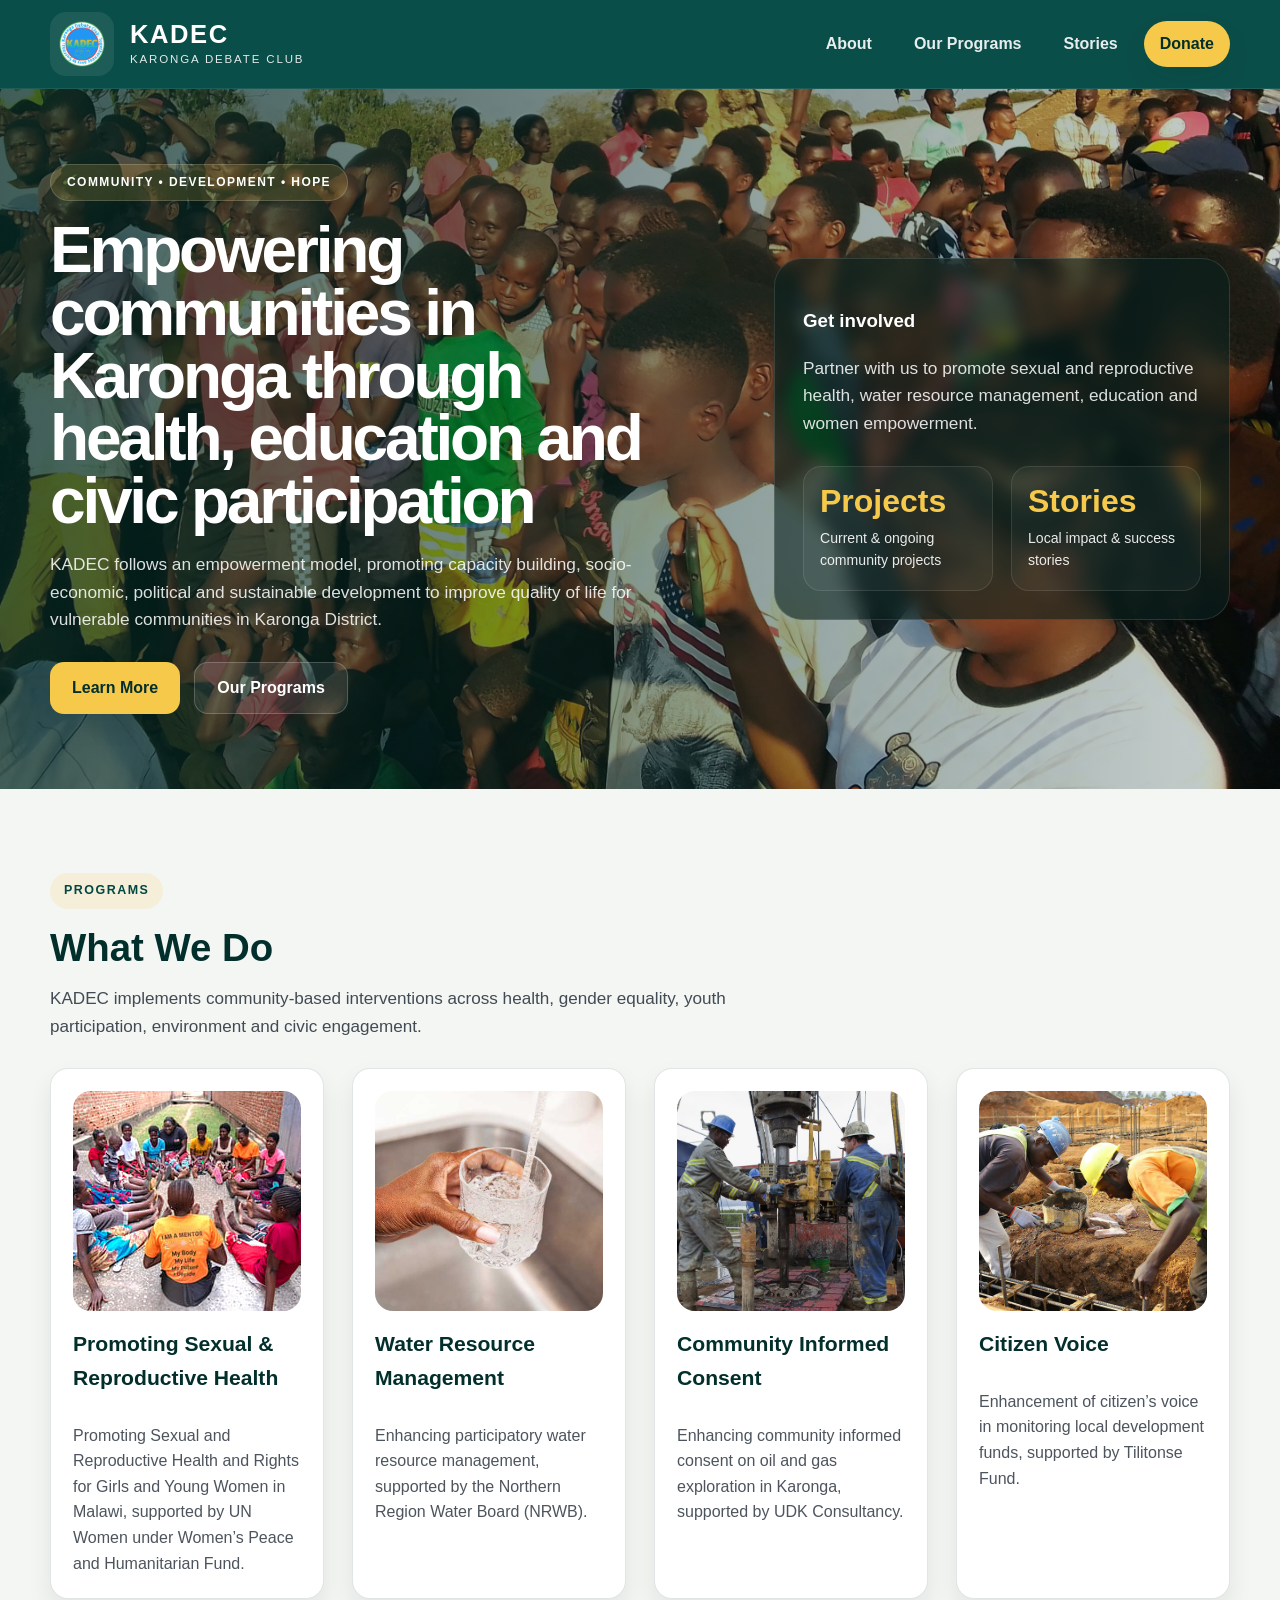
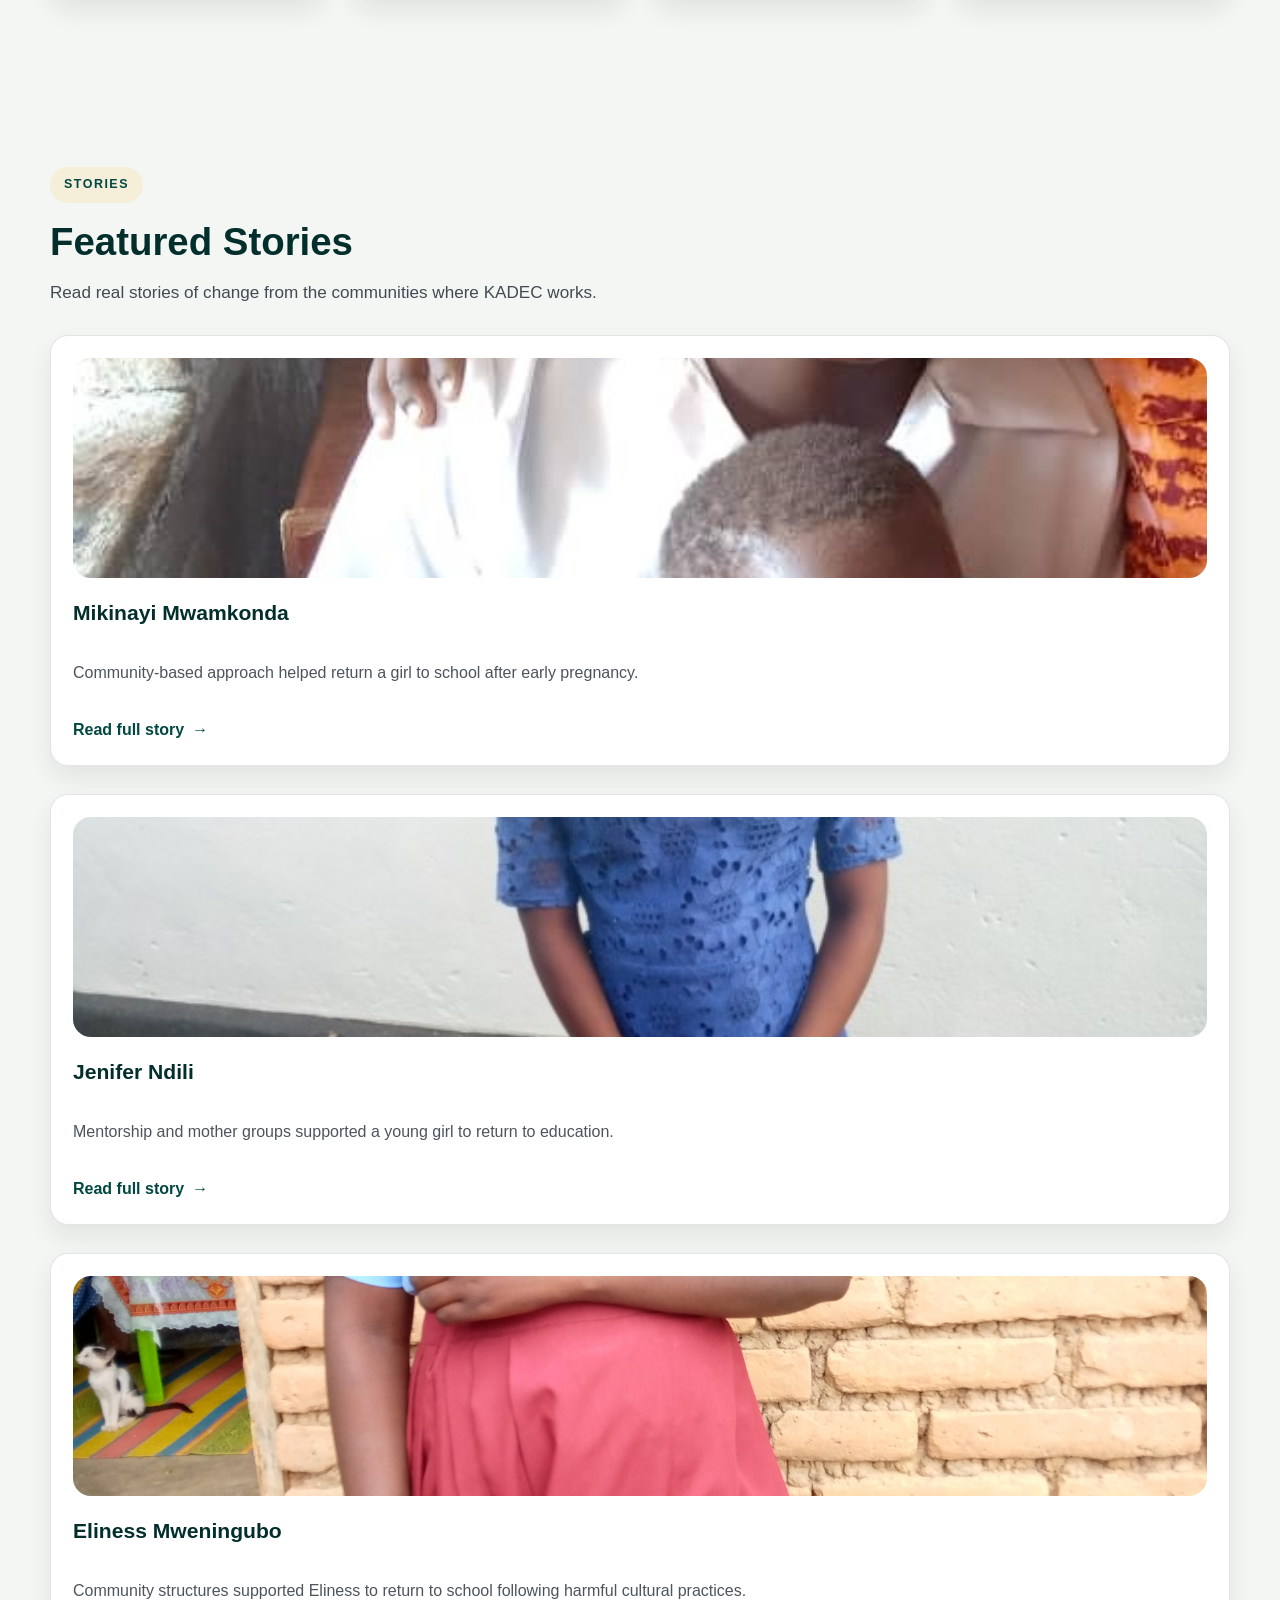
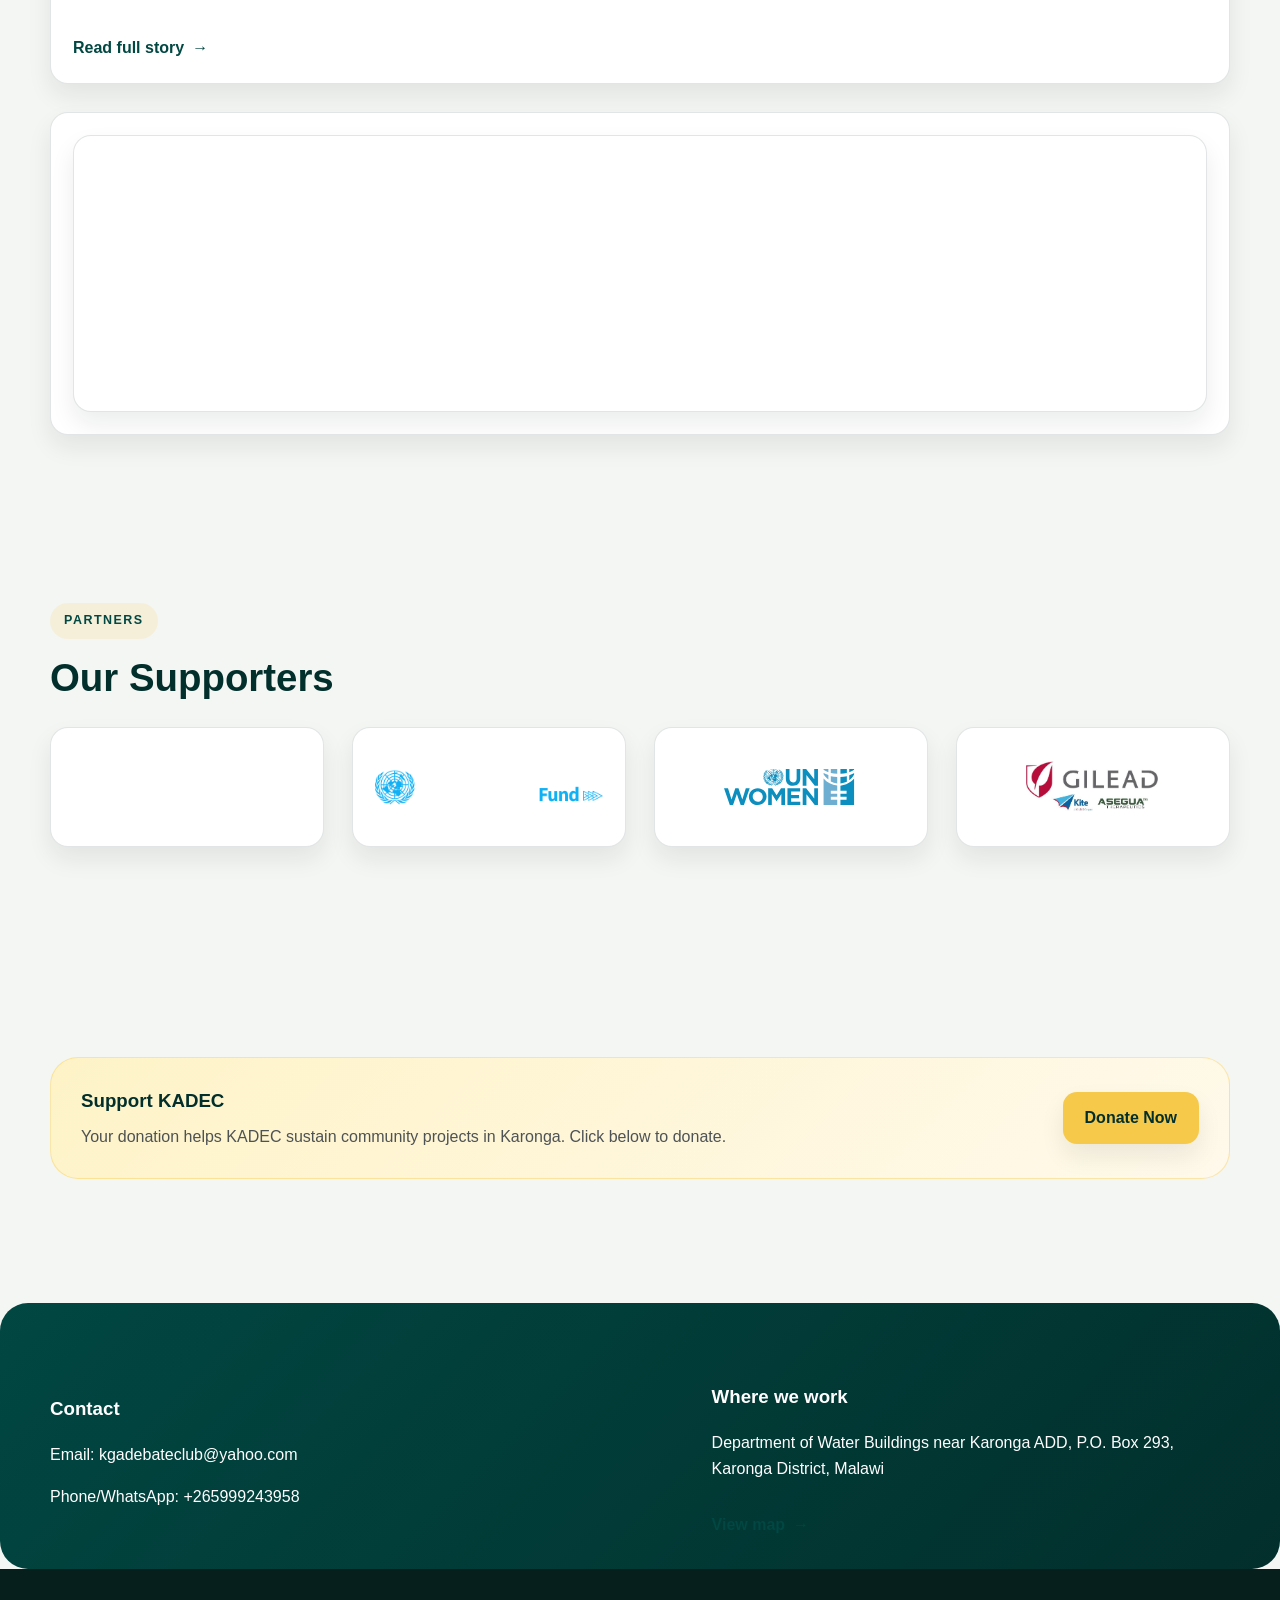
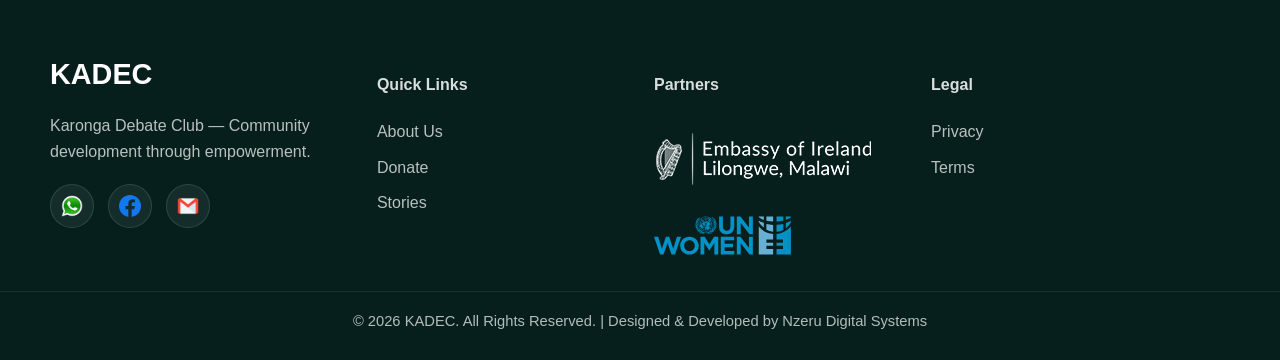
<file: index.html>
<!doctype html>
<html lang="en">
<head>
  <!-- Google tag (gtag.js) -->
  <script async src="https://www.googletagmanager.com/gtag/js?id=G-4NEK0TJ5LX"></script>
  <script>
    window.dataLayer = window.dataLayer || [];
    function gtag(){dataLayer.push(arguments);} 
    gtag('js', new Date());
    gtag('config', 'G-4NEK0TJ5LX');
  </script>
  <meta charset="utf-8">
  <meta name="viewport" content="width=device-width, initial-scale=1">
  <title>Karonga Debate Club (KADEC)</title>
  <link rel="icon" href="favicon.png" type="image/png">
  <link rel="stylesheet" href="styles.css">
  <script defer src="site.js"></script>
</head>
<body>

<header class="site-header">
  <div class="container">
    <a class="brand" href="index.html">
      <img src="images/logo.png" alt="KADEC logo" class="brand-mark">
      <div class="brand-copy"><h1>KADEC</h1><span>Karonga Debate Club</span></div>
    </a>

    <button class="nav-toggle" aria-expanded="false" aria-controls="main-navigation" aria-label="Open menu">
      <span class="hamburger"></span>
    </button>

    <nav id="main-navigation" class="main-nav" aria-label="Main">
      <a href="aboutus.html">About</a>
      <a href="#programs">Our Programs</a>
      <a href="#stories">Stories</a>
      <a href="DONATE.html" class="nav-cta">Donate</a>
    </nav>
  </div>
</header>

<section class="hero" aria-label="Hero">
  <div class="container">
    <div class="hero-copy">
      <span class="hero-kicker">Community • Development • Hope</span>
      <h2>Empowering communities in Karonga through health, education and civic participation</h2>
      <p class="lead">KADEC follows an empowerment model, promoting capacity building, socio-economic, political and sustainable development to improve quality of life for vulnerable communities in Karonga District.</p>
      <div class="button-row">
        <a class="button" href="aboutus.html">Learn More</a>
        <a class="button-secondary" href="#programs">Our Programs</a>
      </div>
    </div>

    <aside class="hero-panel">
      <h3>Get involved</h3>
      <p>Partner with us to promote sexual and reproductive health, water resource management, education and women empowerment.</p>
      <div class="panel-stat">
        <div class="metric"><strong>Projects</strong><span>Current &amp; ongoing community projects</span></div>
        <div class="metric"><strong>Stories</strong><span>Local impact &amp; success stories</span></div>
      </div>
    </aside>
  </div>
</section>

<section id="programs" class="section">
  <div class="container">
    <div class="section-label">Programs</div>
    <h2 class="section-heading">What We Do</h2>
    <p class="lead">KADEC implements community-based interventions across health, gender equality, youth participation, environment and civic engagement.</p>

    <div class="program-grid">
      <article class="program-card">
        <img src="images/HIV.jpg" alt="SRHR program">
        <h3>Promoting Sexual &amp; Reproductive Health</h3>
        <p>Promoting Sexual and Reproductive Health and Rights for Girls and Young Women in Malawi, supported by UN Women under Women’s Peace and Humanitarian Fund.</p>
      </article>

      <article class="program-card">
        <img src="images/water.jpg" alt="Water management">
        <h3>Water Resource Management</h3>
        <p>Enhancing participatory water resource management, supported by the Northern Region Water Board (NRWB).</p>
      </article>

      <article class="program-card">
        <img src="images/oil.jpg" alt="Community consent">
        <h3>Community Informed Consent</h3>
        <p>Enhancing community informed consent on oil and gas exploration in Karonga, supported by UDK Consultancy.</p>
      </article>

      <article class="program-card">
        <img src="images/tilitonse.jpg" alt="Tilitonse">
        <h3>Citizen Voice</h3>
        <p>Enhancement of citizen’s voice in monitoring local development funds, supported by Tilitonse Fund.</p>
      </article>
    </div>
  </div>
</section>

<section id="stories" class="section">
  <div class="container">
    <div class="section-label">Stories</div>
    <h2 class="section-heading">Featured Stories</h2>
    <p class="lead">Read real stories of change from the communities where KADEC works.</p>

    <div class="story-grid">
      <article class="story-card">
        <img src="images/mikinayi.jpg" alt="Mikinayi">
        <h3>Mikinayi Mwamkonda</h3>
        <p>Community-based approach helped return a girl to school after early pregnancy.</p>
        <a class="read-more" href="story01.html">Read full story</a>
      </article>

      <article class="story-card">
        <img src="images/jenifer.jpg" alt="Jenifer">
        <h3>Jenifer Ndili</h3>
        <p>Mentorship and mother groups supported a young girl to return to education.</p>
        <a class="read-more" href="story02.html">Read full story</a>
      </article>

      <article class="story-card">
        <img src="images/Eliness.jpg" alt="Eliness">
        <h3>Eliness Mweningubo</h3>
        <p>Community structures supported Eliness to return to school following harmful cultural practices.</p>
        <a class="read-more" href="story03.html">Read full story</a>
      </article>

      <article class="story-card">
        <div class="media-card">
          <iframe src="https://www.youtube.com/embed/EqrdvFOLRhU" title="Community Mobilization video" allowfullscreen></iframe>
        </div>
      </article>
    </div>
  </div>
</section>

<section class="section">
  <div class="container">
    <div class="section-label">Partners</div>
    <h2 class="section-heading">Our Supporters</h2>
    <div class="partner-grid">
      <div class="partner-card"><img src="images/ireland.png" alt="Ireland"></div>
      <div class="partner-card"><img src="images/women-peace.png" alt="UN Women"></div>
      <div class="partner-card"><img src="images/un.svg" alt="UN"></div>
      <div class="partner-card"><img src="images/gilead.jpg" alt="Gilead"></div>
    </div>
  </div>
</section>

<section class="section">
  <div class="container">
    <div class="support-band">
      <div>
        <h3>Support KADEC</h3>
        <p>Your donation helps KADEC sustain community projects in Karonga. Click below to donate.</p>
      </div>
      <div>
        <a class="button" href="DONATE.html">Donate Now</a>
      </div>
    </div>
  </div>
</section>

<section class="section contact-band">
  <div class="container contact-grid">
    <div>
      <h3>Contact</h3>
      <p>Email: kgadebateclub@yahoo.com</p>
      <p>Phone/WhatsApp: +265999243958</p>
    </div>
    <div>
      <h3>Where we work</h3>
      <p>Department of Water Buildings near Karonga ADD, P.O. Box 293, Karonga District, Malawi</p>
      <a class="read-more" href="#where">View map</a>
    </div>
  </div>
</section>

<footer class="site-footer">
  <div class="container footer-grid">
    <div class="footer-brand">
      <h3>KADEC</h3>
      <p>Karonga Debate Club — Community development through empowerment.</p>
      <div class="social-row">
        <a href="https://wa.me/+265999243958"><img src="images/whatsapp.png" alt="WhatsApp"></a>
        <a href="https://web.facebook.com/photo/?fbid=395678869419159&set=a.395678839419162&__tn__=%3C"><img src="images/facebook.png" alt="Facebook"></a>
        <a href="mailto:kgadebateclub@yahoo.com ?subject=Subject%20Here&body=Body%20Text%20Here"><img src="images/yahoo.png" alt="Email"></a>
      </div>
    </div>

    <div class="footer-col">
      <h4>Quick Links</h4>
      <ul>
        <li><a href="aboutus.html">About Us</a></li>
        <li><a href="DONATE.html">Donate</a></li>
        <li><a href="story01.html">Stories</a></li>
      </ul>
    </div>

    <div class="footer-col">
      <h4>Partners</h4>
      <ul>
        <li><img src="images/ireland.png" alt="Ireland"></li>
        <li><img src="images/un.svg" alt="UN"></li>
      </ul>
    </div>

    <div class="footer-col">
      <h4>Legal</h4>
      <ul>
        <li><a href="#">Privacy</a></li>
        <li><a href="#">Terms</a></li>
      </ul>
    </div>
  </div>
  <div class="copyline">&copy; 2026 KADEC. All Rights Reserved. | Designed &amp; Developed by <span class="dev-name">Nzeru Digital Systems</span></div></div>
</footer>

<!-- Modals preserved from original site -->
<div style="display:none">
  <div id="aboutModalContent">
    <!-- kept in separate page aboutus.html -->
  </div>
</div>

<script src="https://cdn.jsdelivr.net/npm/swiper@11/swiper-bundle.min.js"></script>
<script src="https://code.jquery.com/jquery-3.5.1.slim.min.js"></script>
<script src="https://cdn.jsdelivr.net/npm/bootstrap@4.5.2/dist/js/bootstrap.bundle.min.js"></script>
</body>
</html>
</file>
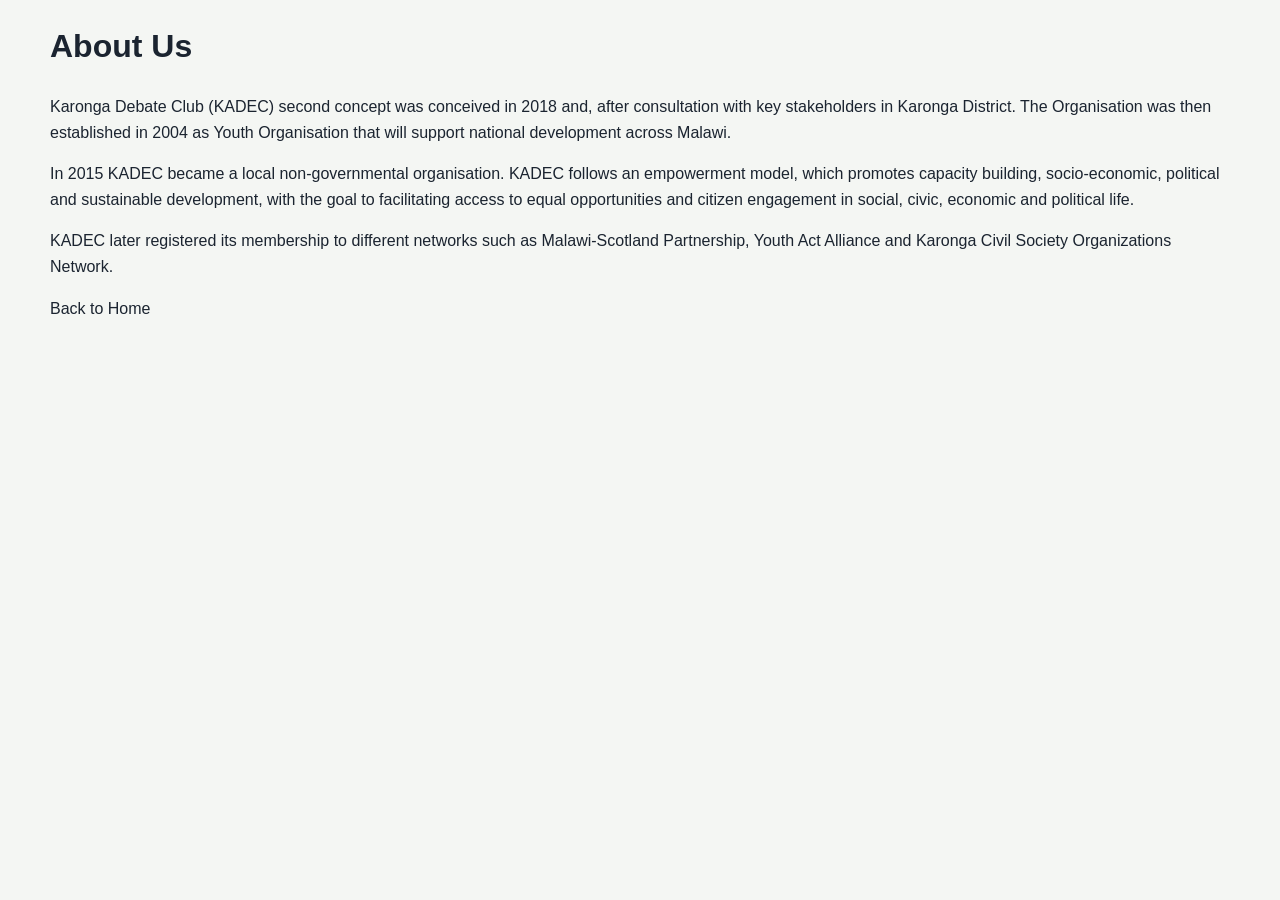
<file: aboutus.html>
<!DOCTYPE html>
<html lang="en">
<head>
    <!-- Google tag (gtag.js) -->
<script async src="https://www.googletagmanager.com/gtag/js?id=G-4NEK0TJ5LX"></script>
<script>
  window.dataLayer = window.dataLayer || [];
  function gtag(){dataLayer.push(arguments);}
  gtag('js', new Date());

  gtag('config', 'G-4NEK0TJ5LX');
</script>
    <meta charset="UTF-8">
    <meta name="viewport" content="width=device-width, initial-scale=1.0">
    <title>About Us - Karonga Debate Club (KADEC)</title>
    <link rel="stylesheet" href="styles.css"> <!-- Link to shared CSS file -->
</head>
<body>

    <div class="container">
        <h1>About Us</h1>
        <p>Karonga Debate Club (KADEC) second concept was conceived in 2018 and, after consultation with key stakeholders in Karonga District. The Organisation was then established in 2004 as Youth Organisation that will support national development across Malawi.</p>
        <p>In 2015 KADEC became a local non-governmental organisation. KADEC follows an empowerment model, which promotes capacity building, socio-economic, political and sustainable development, with the goal to facilitating access to equal opportunities and citizen engagement in social, civic, economic and political life.</p>
        <p>KADEC later registered its membership to different networks such as Malawi-Scotland Partnership, Youth Act Alliance and Karonga Civil Society Organizations Network.</p>
        
        <div class="back-button">
            <a href="index.html">Back to Home</a>
        </div>
    </div>

</body>
</html>
</file>
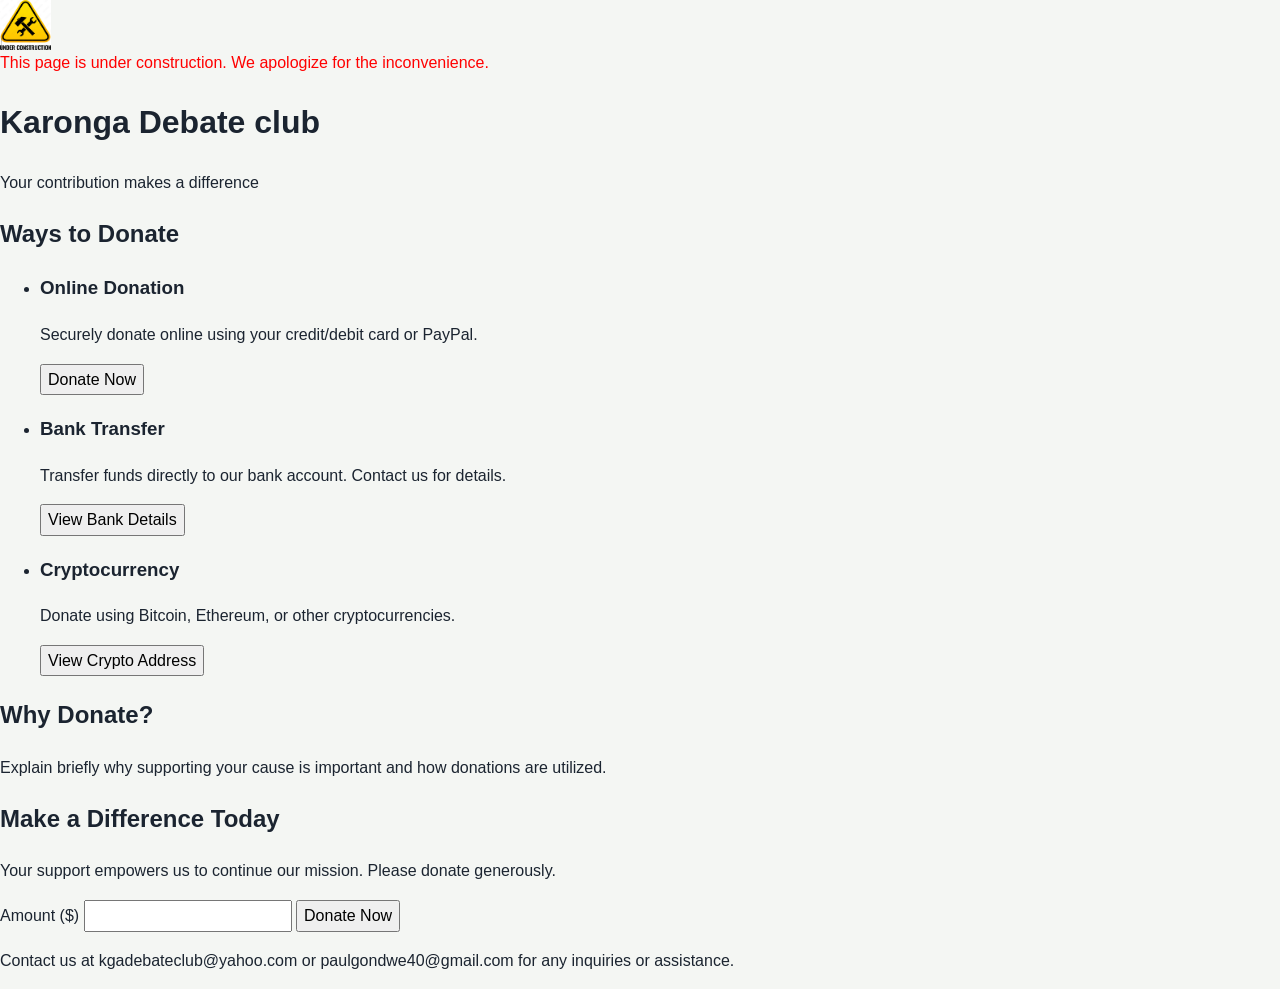
<file: DONATE.html>
<!DOCTYPE html>
<html lang="en">
<head>
  <meta charset="UTF-8">
  <meta name="viewport" content="width=device-width, initial-scale=1.0">
  <title>Donate to [Your Cause]</title>
  <link rel="stylesheet" href="styles.css">
</head>
<body>
  <div class="container-fluid bg-warning text-center py-2" style="color: red;">
    <img src="images/notice.jpg" alt="notice" style="height: 50px; margin-right: 5px;">
    This page is under construction. We apologize for the inconvenience.
</div>

  <header>
    <h1>Karonga Debate club</h1>
    <p>Your contribution makes a difference</p>
  </header>
  
  <main>
    <section class="donation-methods">
      <h2>Ways to Donate</h2>
      <ul>
        <li>
          <h3>Online Donation  </h3>
          <p>Securely donate online using your credit/debit card or PayPal.</p>
          <button onclick="redirectToPaymentGateway()">Donate Now</button>
        </li>
        <li>
          <h3>Bank Transfer</h3>
          <p>Transfer funds directly to our bank account. Contact us for details.</p>
          <button onclick="showBankDetails()">View Bank Details</button>
        </li>
        <li>
          <h3>Cryptocurrency</h3>
          <p>Donate using Bitcoin, Ethereum, or other cryptocurrencies.</p>
          <button onclick="showCryptoAddress()">View Crypto Address</button>
        </li>
      </ul>
    </section>
    
    <section class="why-donate">
      <h2>Why Donate?</h2>
      <p>Explain briefly why supporting your cause is important and how donations are utilized.</p>
    </section>
    
    <section class="donation-form">
      <h2>Make a Difference Today</h2>
      <p>Your support empowers us to continue our mission. Please donate generously.</p>
      <form action="process_donation.php" method="POST">
        <label for="amount">Amount ($)</label>
        <input type="number" id="amount" name="amount" required>
        <button type="submit">Donate Now</button>
      </form>
    </section>
  </main>
  
  <footer>
    <p>Contact us at kgadebateclub@yahoo.com or paulgondwe40@gmail.com for any inquiries or assistance.</p>
  </footer>

  <!-- JavaScript to handle interactions (e.g., showing bank details, crypto addresses) -->
  <script>
    function redirectToPaymentGateway() {
      // Redirect to your payment gateway URL
      window.location.href = "https://yourpaymentgateway.com";
    }

    function showBankDetails() {
      // Show bank account details
      alert("Bank Name: [Your Bank Name]\nAccount Number: [Your Account Number]\nRouting Number: [Your Routing Number]");
    }

    function showCryptoAddress() {
      // Show cryptocurrency address
      alert("Bitcoin Address: [Your Bitcoin Address]\nEthereum Address: [Your Ethereum Address]\nOther Crypto Addresses: [Specify if any]");
    }
  </script>
</body>
</html>
</file>
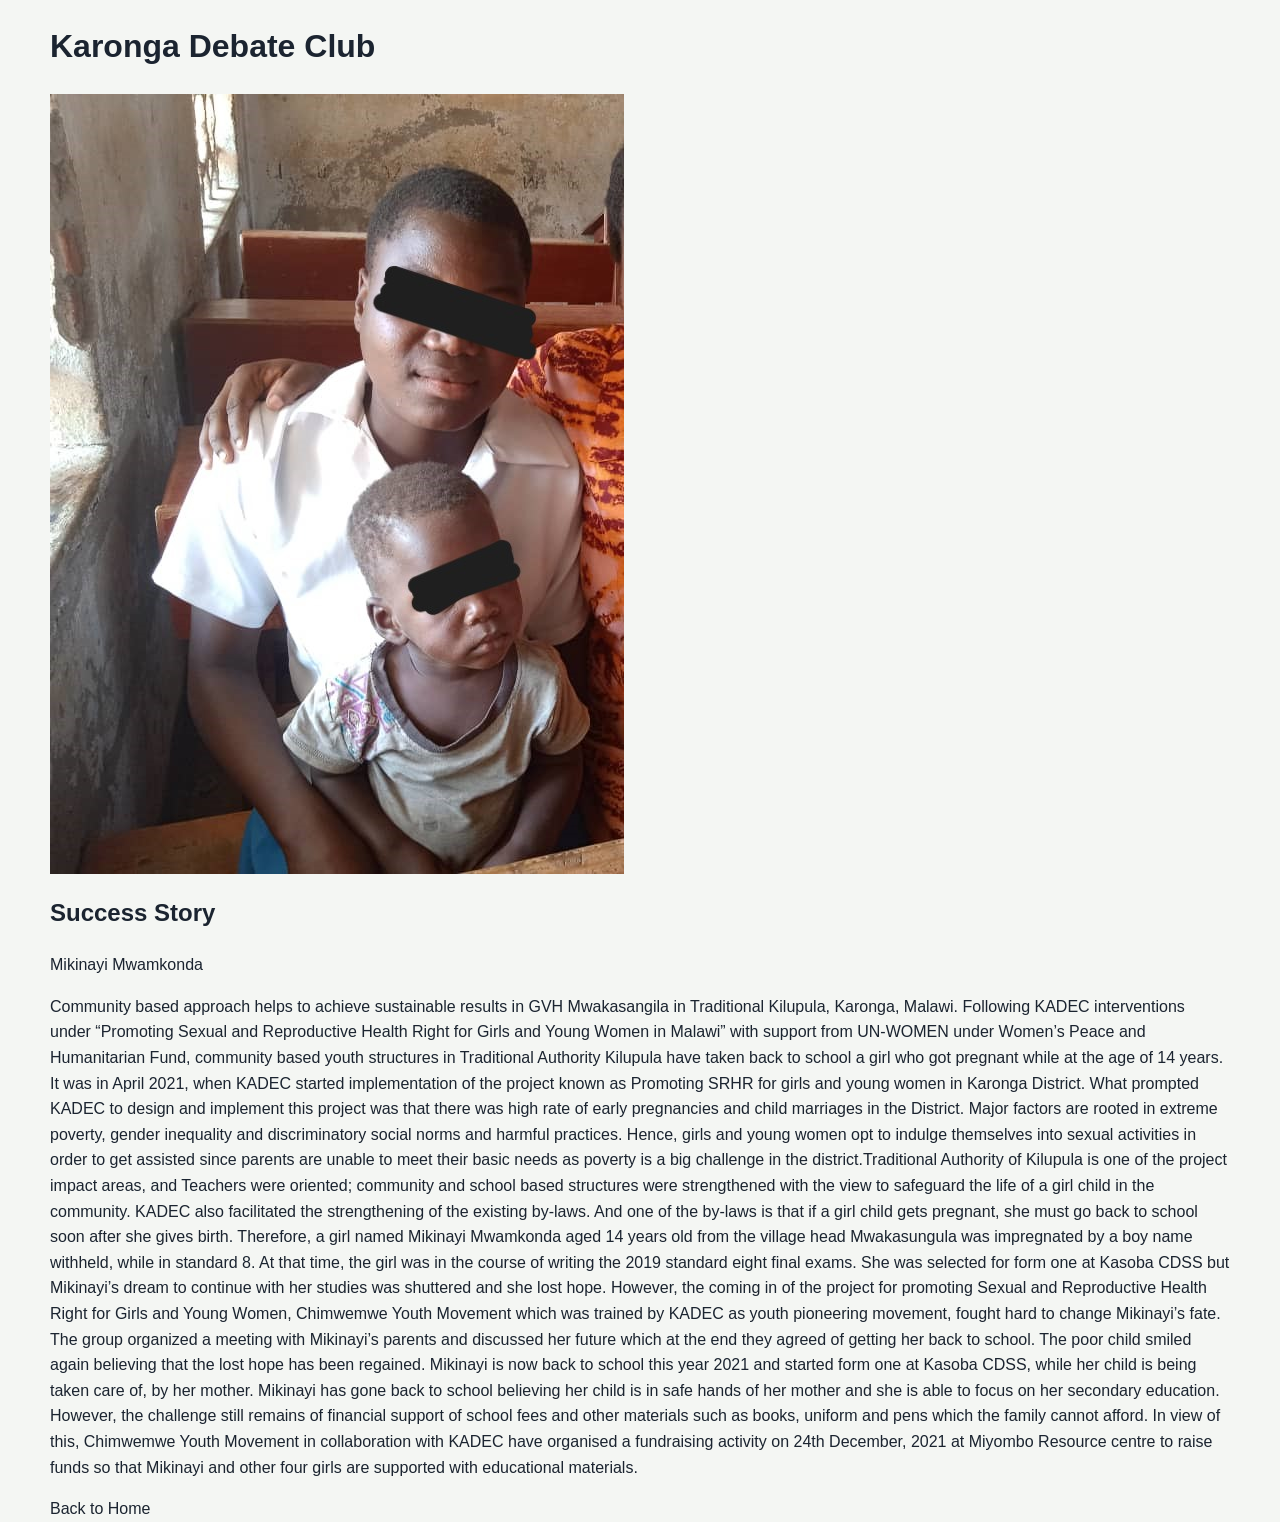
<file: story01.html>
<!DOCTYPE html>
<html lang="en">
<head>
    <!-- Google tag (gtag.js) -->
    <script async src="https://www.googletagmanager.com/gtag/js?id=G-4NEK0TJ5LX"></script>
    <script>
      window.dataLayer = window.dataLayer || [];
      function gtag(){dataLayer.push(arguments);}
      gtag('js', new Date());
    
      gtag('config', 'G-4NEK0TJ5LX');
    </script>
    <meta charset="UTF-8">
    <meta name="viewport" content="width=device-width, initial-scale=1.0">
    <title>Beautiful News Page</title>
    
    <link rel="stylesheet" href="styles.css">
</head>
<body>
    <div class="container">
        <h1>Karonga Debate Club</h1>
        
        <div class="news-article">
            <img src="images/mikinayi.jpg" alt="News Photo">
            <div class="news-content">
                <h2>Success Story</h2>
                <p class="photo-caption">Mikinayi Mwamkonda</p>
                <p>Community based approach helps to achieve sustainable results in GVH Mwakasangila in Traditional Kilupula, Karonga, Malawi. Following KADEC interventions under “Promoting Sexual and Reproductive Health Right for Girls and Young Women in Malawi” with support from UN-WOMEN under Women’s Peace and Humanitarian Fund,  community based youth structures in Traditional Authority Kilupula have taken back to school a girl who got pregnant while at the age of  14 years. 
                    It was in April 2021, when KADEC started implementation of the project known as Promoting SRHR for girls and young women in Karonga District.  What prompted KADEC to design and implement this project   was that there was high rate of early pregnancies and child marriages in the District. Major factors are rooted in extreme poverty, gender inequality and discriminatory social norms and harmful practices. Hence, girls and young women opt to indulge themselves into sexual activities in order to get assisted since parents are unable to meet their basic needs as poverty is a big challenge in the district.Traditional Authority of Kilupula is one of the project impact areas, and Teachers were oriented; community and school based structures were strengthened with the view to safeguard the life of a girl child in the community. KADEC also facilitated the strengthening of the existing by-laws. And one of the by-laws is that if a girl child gets pregnant, she must go back to school soon after she gives birth.  Therefore, a girl named Mikinayi Mwamkonda aged 14 years old from the village head Mwakasungula was impregnated by a boy name withheld, while in standard 8. At that time, the girl was in the course of writing the 2019 standard eight final exams. She was selected for form one at Kasoba CDSS but Mikinayi’s   dream to continue with her studies was shuttered and she lost hope. However, the coming in of the project for promoting Sexual and Reproductive Health Right for Girls and Young Women, Chimwemwe Youth Movement which was trained by KADEC as youth pioneering movement, fought hard  to change Mikinayi’s fate. The group organized a meeting with Mikinayi’s parents and discussed her future which at the end they agreed of getting her back to school. The poor child smiled again believing that the lost hope has been regained. 
                    Mikinayi is now back to school this year 2021 and started form one at Kasoba CDSS, while her child is being taken care of, by her mother. Mikinayi has gone back to school believing her child is in safe hands of her mother and she is able to focus on her secondary education.
                    However, the challenge still remains of financial support of school fees and other materials such as books, uniform and pens which the family cannot afford. In view of this, Chimwemwe Youth Movement in collaboration with KADEC have organised a fundraising activity on 24th December, 2021 at Miyombo Resource centre to raise funds so that Mikinayi and other four girls are supported with educational materials. 
                    </p>
                    <div class="back-button">
                        <a href="index.html">Back to Home</a>
                    </div>
            </div>
        </div>
        
    </div>
</body>
</html>
</file>
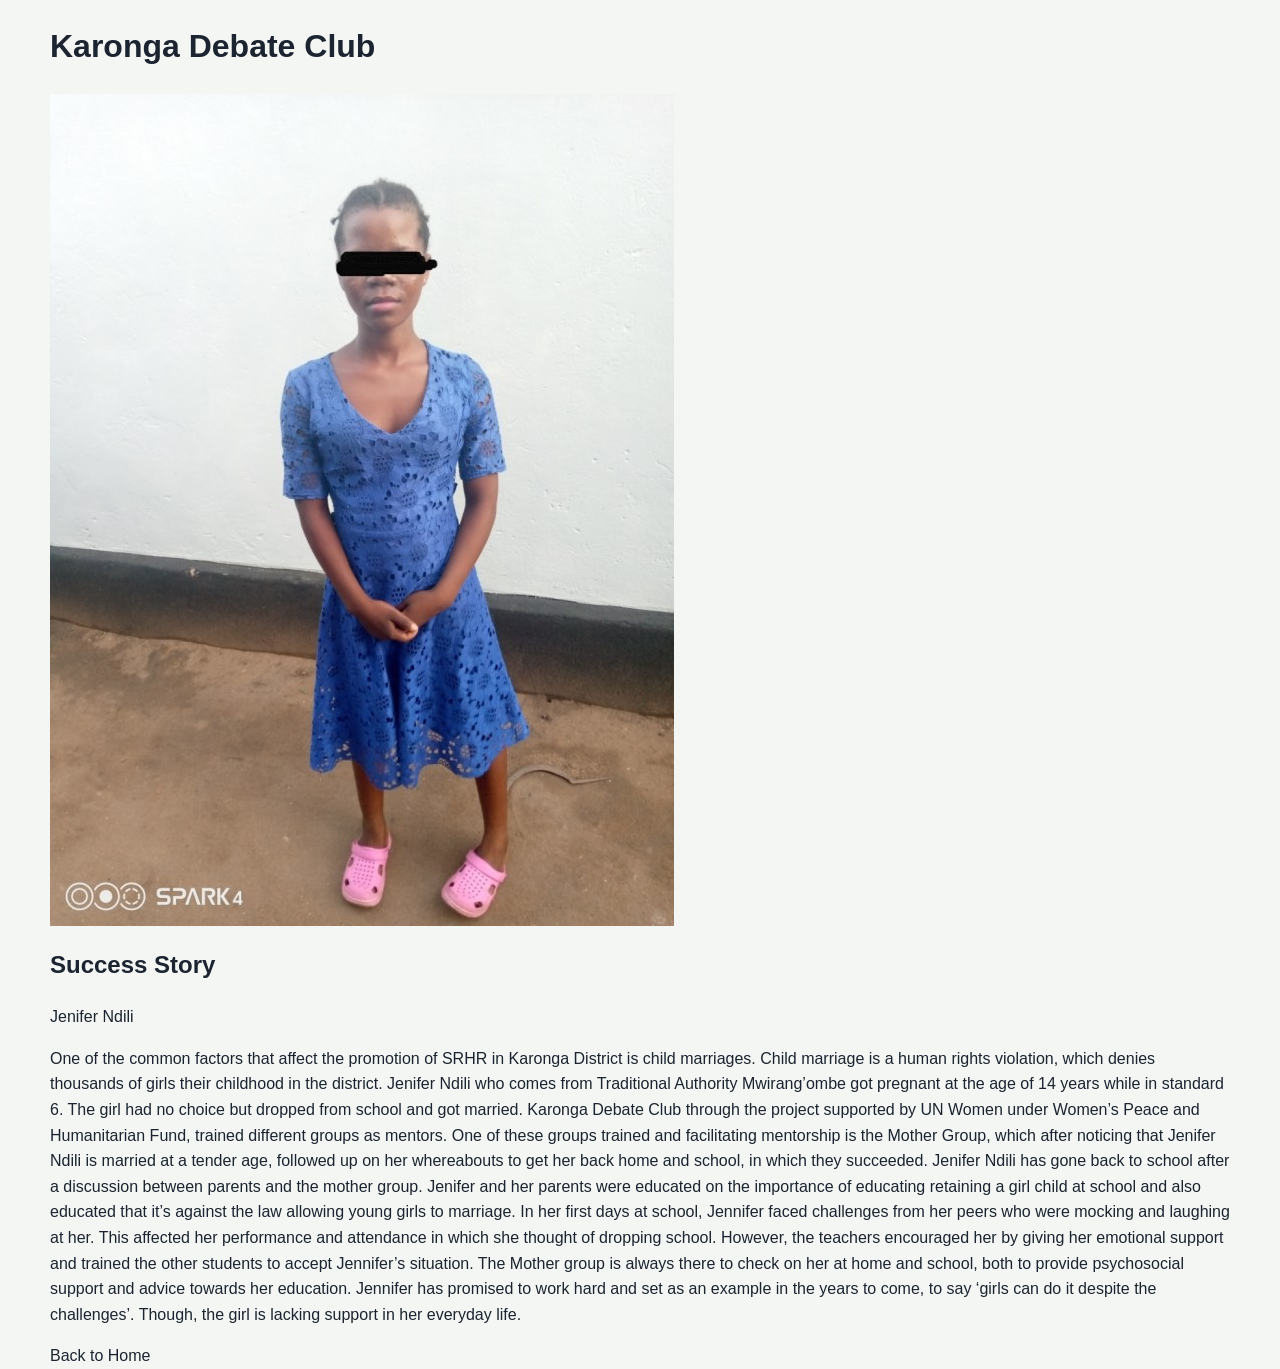
<file: story02.html>
<!DOCTYPE html>
<html lang="en">
<head>
    <!-- Google tag (gtag.js) -->
<script async src="https://www.googletagmanager.com/gtag/js?id=G-4NEK0TJ5LX"></script>
<script>
  window.dataLayer = window.dataLayer || [];
  function gtag(){dataLayer.push(arguments);}
  gtag('js', new Date());

  gtag('config', 'G-4NEK0TJ5LX');
</script>
    <meta charset="UTF-8">
    <meta name="viewport" content="width=device-width, initial-scale=1.0">
    <title>Beautiful News Page</title>
    <link rel="stylesheet" href="styles.css">
</head>
<body>
    <div class="container">
        <h1>Karonga Debate Club</h1>
        
        <div class="news-article">
            <img src="images/jenifer.jpg" alt="News Photo">
            <div class="news-content">
                <h2>Success Story</h2>
                <p class="photo-caption">Jenifer Ndili</p>
                <p>One of the common factors that affect the promotion of SRHR in Karonga District is child marriages. Child marriage is a human rights violation, which denies thousands of girls their childhood in the district. Jenifer Ndili who comes from Traditional Authority Mwirang’ombe got pregnant at the age of 14 years while in standard 6. The girl had no choice but dropped from school and got married.
                    Karonga Debate Club through the project supported by UN Women under Women’s Peace and Humanitarian Fund, trained different groups as mentors. One of these groups trained and facilitating mentorship is the Mother Group, which after noticing that Jenifer Ndili is married at a tender age, followed up on her whereabouts to get her back home and school, in which they succeeded. Jenifer  Ndili has gone back to school after a discussion between parents and the mother group. Jenifer and her parents were educated on the importance of educating retaining a girl child at school and also educated that it’s against the law allowing young girls to marriage. 
                    In her first days at school, Jennifer faced challenges from her peers who were mocking and laughing at her. This affected her performance and attendance in which she thought of dropping school. However, the teachers encouraged her by giving her emotional support and trained the other students to accept Jennifer’s situation.  The Mother group is always there to check on her at home and school, both to provide psychosocial support and advice towards her education.  Jennifer has promised to work hard and set as an example in the years to come, to say ‘girls can do it despite the challenges’. Though, the girl is lacking support in her everyday life.
                    </p>
                    <div class="back-button">
                        <a href="index.html">Back to Home</a>
                    </div>
            </div>
        </div>
        
    </div>
</body>
</html>
</file>
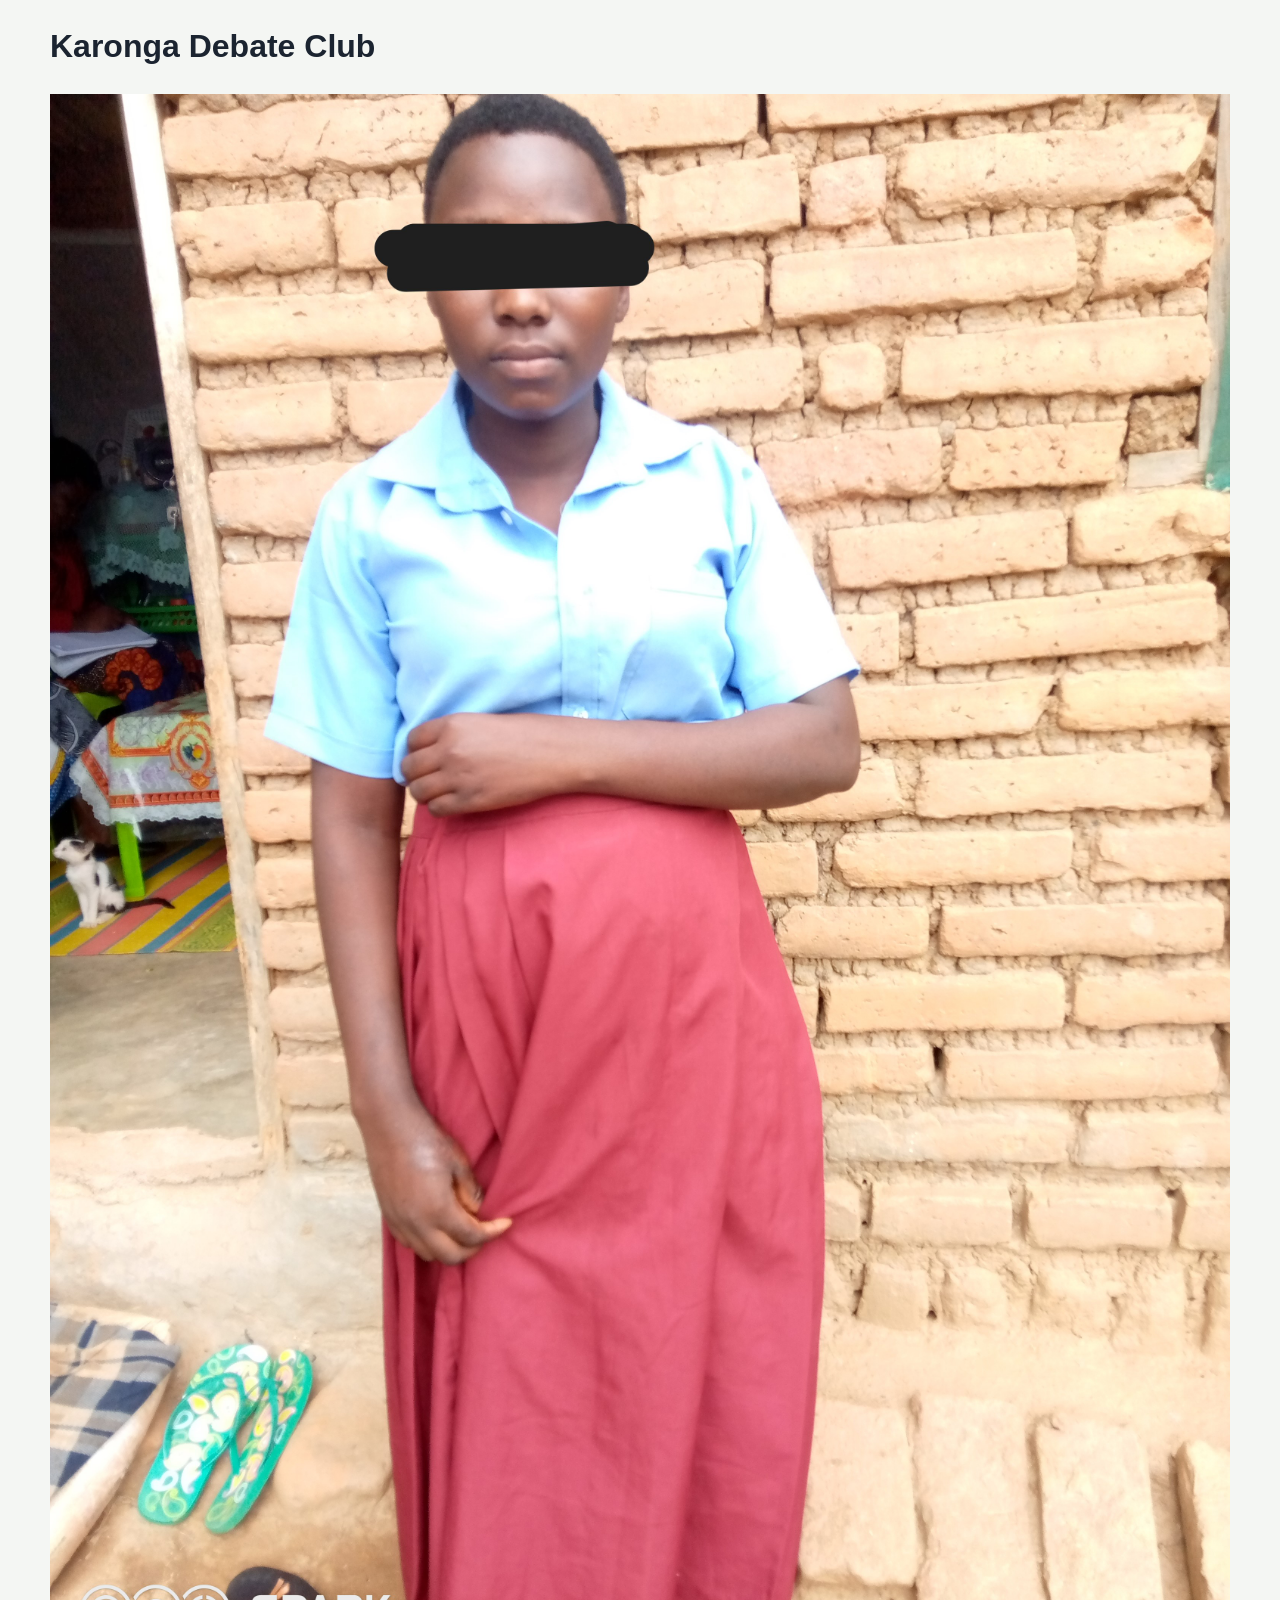
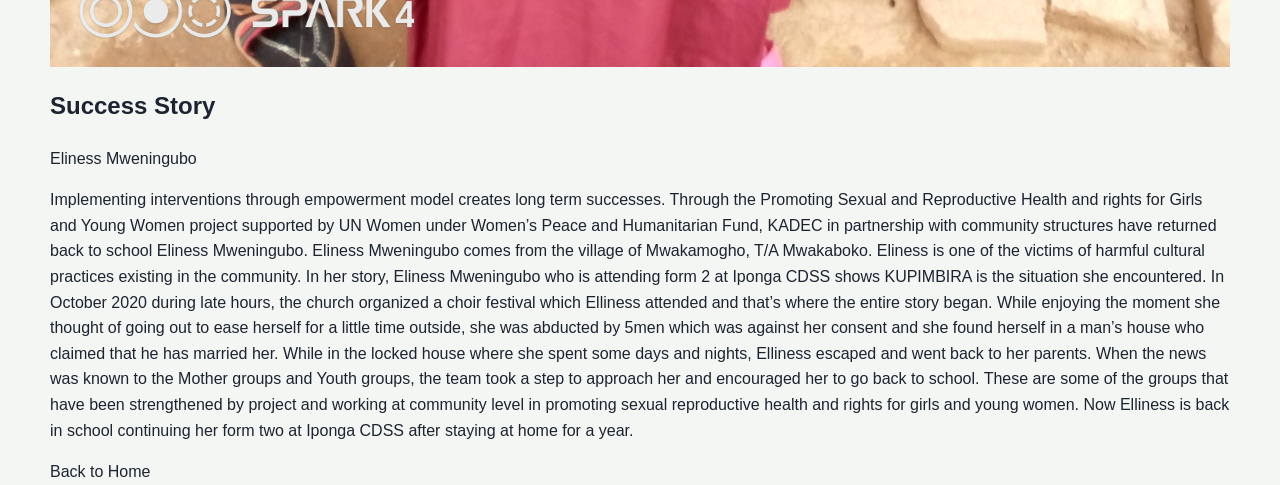
<file: story03.html>
<!DOCTYPE html>
<html lang="en">
<head>
    <!-- Google tag (gtag.js) -->
<script async src="https://www.googletagmanager.com/gtag/js?id=G-4NEK0TJ5LX"></script>
<script>
  window.dataLayer = window.dataLayer || [];
  function gtag(){dataLayer.push(arguments);}
  gtag('js', new Date());

  gtag('config', 'G-4NEK0TJ5LX');
</script>
    <meta charset="UTF-8">
    <meta name="viewport" content="width=device-width, initial-scale=1.0">
    <title>Beautiful News Page</title>
    <link rel="stylesheet" href="styles.css">
</head>
<body>
    <div class="container">
        <h1>Karonga Debate Club</h1>
        
        <div class="news-article">
            <img src="images/Eliness.jpg" alt="News Photo">
            <div class="news-content">
                <h2>Success Story</h2>
                <p class="photo-caption">Eliness Mweningubo </p>
                <p>Implementing interventions through empowerment model creates long term successes. Through the Promoting Sexual and Reproductive Health and rights for Girls and Young Women project supported by UN Women under Women’s Peace and Humanitarian Fund, KADEC in partnership with community structures have returned back to school Eliness Mweningubo. Eliness Mweningubo comes from the village of Mwakamogho, T/A Mwakaboko.   Eliness is one of the victims of harmful cultural practices existing in the community. In her story, Eliness Mweningubo who is attending form 2 at Iponga CDSS shows KUPIMBIRA is the situation she encountered.
                    In October 2020 during late hours, the church organized a choir festival which Elliness   attended and that’s   where the entire story began. While enjoying the moment she thought of going out to ease herself for a little time outside, she was abducted by 5men which was against her consent and she found herself in a man’s house who claimed that he has married her. While in the locked house where she spent some days and nights,  Elliness escaped and went back to her parents. When the news was known to the Mother groups and Youth groups, the team took a step to approach her and encouraged her to go back to school. These are some of the groups that have been strengthened by project and working at community level in promoting sexual reproductive health and rights for girls and young women. Now Elliness is back in school continuing her form two at Iponga CDSS after staying at home for a year.
                 </p>
                 <div class="back-button">
                    <a href="index.html">Back to Home</a>
                </div>
            </div>
        </div>
        
    </div>
</body>
</html>
</file>
<file: styles.css>
:root {
  --kadec-forest: #014742;
  --kadec-forest-deep: #022f2c;
  --kadec-gold: #f6c94a;
  --kadec-gold-soft: #fff1bc;
  --kadec-sand: #f4f6f3;
  --kadec-slate: #1b2a2f;
  --kadec-ink: #1b2430;
  --kadec-white: #ffffff;
  --kadec-border: rgba(19, 41, 40, 0.12);
  --kadec-shadow: 0 24px 60px rgba(3, 27, 22, 0.12);
  --kadec-shadow-soft: 0 12px 24px rgba(3, 27, 22, 0.08);
  --radius-lg: 28px;
  --radius-md: 18px;
  --radius-sm: 12px;
}

* {
  box-sizing: border-box;
}

html {
  scroll-behavior: smooth;
}

body {
  margin: 0;
  font-family: Inter, "Segoe UI", Arial, sans-serif;
  background: var(--kadec-sand);
  color: var(--kadec-ink);
  line-height: 1.6;
}

a {
  color: inherit;
  text-decoration: none;
}

img {
  max-width: 100%;
  display: block;
}

button,
input,
textarea,
select {
  font: inherit;
}

.container {
  width: min(1180px, calc(100% - 32px));
  margin: 0 auto;
}

.section {
  padding: 84px 0;
}

.section-label {
  display: inline-flex;
  align-items: center;
  gap: 8px;
  margin: 0 0 18px;
  padding: 8px 14px;
  border-radius: 999px;
  background: rgba(246, 201, 74, 0.15);
  color: var(--kadec-forest);
  font-size: 0.78rem;
  letter-spacing: 0.12em;
  text-transform: uppercase;
  font-weight: 700;
}

.section-heading {
  margin: 0 0 16px;
  font-size: clamp(2rem, 3vw, 3rem);
  line-height: 1.1;
  color: var(--kadec-forest-deep);
}

.lead {
  max-width: 700px;
  margin: 0;
  color: rgba(27, 36, 48, 0.82);
  font-size: 1.07rem;
}

.site-header {
  position: sticky;
  top: 0;
  z-index: 20;
  background: rgba(1, 71, 66, 0.96);
  backdrop-filter: blur(12px);
  border-bottom: 1px solid rgba(255, 255, 255, 0.08);
}

.site-header .container {
  display: flex;
  align-items: center;
  justify-content: space-between;
  min-height: 88px;
  gap: 24px;
}

.brand {
  display: inline-flex;
  align-items: center;
  gap: 16px;
  color: var(--kadec-white);
}

.brand-mark {
  width: 64px;
  height: 64px;
  object-fit: cover;
  border-radius: 16px;
  background: rgba(255,255,255,0.08);
  padding: 8px;
}

.brand-copy {
  line-height: 1;
}

.brand-copy h1 {
  margin: 0;
  font-size: clamp(1.5rem, 2vw, 2.2rem);
  letter-spacing: 0.06em;
}

.brand-copy span {
  display: block;
  margin-top: 6px;
  font-size: 0.72rem;
  letter-spacing: 0.16em;
  text-transform: uppercase;
  opacity: 0.88;
}

.main-nav {
  display: flex;
  flex-wrap: wrap;
  align-items: center;
  gap: 10px;
}

/* Mobile nav toggle button */
.nav-toggle{
  display: none;
  background: transparent;
  border: 0;
  width: 48px;
  height: 48px;
  align-items: center;
  justify-content: center;
  cursor: pointer;
}
.nav-toggle .hamburger{
  display: block;
  width: 22px;
  height: 2px;
  background: white;
  position: relative;
}
.nav-toggle .hamburger::before,
.nav-toggle .hamburger::after{
  content: '';
  position: absolute;
  left: 0;
  width: 22px;
  height: 2px;
  background: white;
}
.nav-toggle .hamburger::before{ top: -7px; }
.nav-toggle .hamburger::after{ top: 7px; }

.main-nav a {
  padding: 10px 16px;
  border-radius: 999px;
  color: rgba(255,255,255,0.9);
  font-weight: 600;
  transition: transform 0.2s ease, background 0.2s ease;
}

.main-nav a:hover,
.main-nav a:focus-visible {
  background: rgba(246, 201, 74, 0.12);
  transform: translateY(-1px);
}

.main-nav .nav-cta {
  background: var(--kadec-gold);
  color: var(--kadec-forest-deep);
  box-shadow: var(--kadec-shadow-soft);
}

.hero {
  position: relative;
  min-height: 700px;
  display: flex;
  align-items: center;
  background: linear-gradient(90deg, rgba(1, 40, 35, 0.75), rgba(1, 40, 35, 0.2)), url('images/homepicture.jpg') center/cover no-repeat;
}

.hero .container {
  position: relative;
  z-index: 1;
  display: grid;
  grid-template-columns: 1.2fr 0.8fr;
  gap: 40px;
  align-items: center;
}

.hero-copy {
  max-width: 660px;
  color: var(--kadec-white);
}

.hero-kicker {
  display: inline-block;
  margin-bottom: 18px;
  padding: 8px 16px;
  border-radius: 999px;
  background: rgba(246, 201, 74, 0.16);
  border: 1px solid rgba(255,255,255,0.16);
  font-size: 0.75rem;
  letter-spacing: 0.12em;
  text-transform: uppercase;
  font-weight: 700;
}

.hero h2 {
  margin: 0 0 18px;
  font-size: clamp(2.8rem, 5vw, 5rem);
  line-height: 0.98;
  letter-spacing: -0.05em;
}

.hero p {
  margin: 0 0 28px;
  max-width: 620px;
  color: rgba(255,255,255,0.86);
  font-size: 1.08rem;
}

.button-row {
  display: flex;
  flex-wrap: wrap;
  gap: 14px;
}

.button,
.button-secondary {
  display: inline-flex;
  align-items: center;
  justify-content: center;
  gap: 10px;
  min-height: 52px;
  padding: 0 22px;
  border-radius: 14px;
  font-weight: 700;
  transition: transform 0.2s ease, box-shadow 0.2s ease;
}

.button {
  background: var(--kadec-gold);
  color: var(--kadec-forest-deep);
  box-shadow: var(--kadec-shadow-soft);
}

.button-secondary {
  background: rgba(255,255,255,0.08);
  border: 1px solid rgba(255,255,255,0.2);
  color: var(--kadec-white);
}

.button:hover,
.button-secondary:hover,
.button:focus-visible,
.button-secondary:focus-visible {
  transform: translateY(-2px);
}

.hero-panel {
  background: rgba(10, 34, 30, 0.6);
  border: 1px solid rgba(255,255,255,0.12);
  border-radius: var(--radius-lg);
  padding: 28px;
  backdrop-filter: blur(8px);
  color: var(--kadec-white);
}

.panel-stat {
  display: grid;
  grid-template-columns: repeat(2, minmax(0,1fr));
  gap: 18px;
  margin-top: 22px;
}

.panel-stat .metric {
  background: rgba(255,255,255,0.04);
  border: 1px solid rgba(255,255,255,0.1);
  border-radius: var(--radius-md);
  padding: 18px 16px;
}

.metric strong {
  display: block;
  font-size: 2rem;
  color: var(--kadec-gold);
  line-height: 1;
}

.metric span {
  display: block;
  margin-top: 10px;
  font-size: 0.88rem;
  opacity: 0.9;
}

.mission-grid,
.feature-grid,
.story-grid,
.logo-grid,
.program-grid,
.contact-grid,
.footer-grid,
.stat-grid,
.team-grid,
.partner-grid {
  display: grid;
  gap: 28px;
  margin-top: 28px;
}

.mission-grid,
.feature-grid,
.stat-grid,
.team-grid,
.partner-grid,
.program-grid {
  grid-template-columns: repeat(4, minmax(0, 1fr));
}

.stat-grid {
  grid-template-columns: repeat(4, minmax(0, 1fr));
}

.value-card,
.info-card,
.program-card,
.story-card,
.team-card,
.partner-card,
.contact-card,
.media-card {
  background: var(--kadec-white);
  border-radius: var(--radius-md);
  border: 1px solid var(--kadec-border);
  box-shadow: var(--kadec-shadow-soft);
  overflow: hidden;
}

.value-card,
.info-card,
.program-card,
.story-card,
.team-card,
.partner-card,
.contact-card {
  padding: 22px;
}

.value-card .icon,
.info-card .icon {
  width: 52px;
  height: 52px;
  display: grid;
  place-items: center;
  border-radius: 14px;
  background: rgba(1, 71, 66, 0.08);
  color: var(--kadec-forest);
  font-size: 1.5rem;
  margin-bottom: 18px;
}

.value-card h3,
.info-card h3,
.program-card h3,
.story-card h3,
.team-card h3,
.contact-card h3 {
  margin: 0 0 12px;
  font-size: 1.32rem;
  color: var(--kadec-forest-deep);
}

.value-card p,
.info-card p,
.program-card p,
.story-card p,
.team-card p,
.contact-card p,
.partner-card p,
.card-copy,
.card-body p {
  margin: 0;
  color: rgba(27, 36, 48, 0.78);
}

.two-column {
  display: grid;
  grid-template-columns: 1.05fr 0.95fr;
  gap: 38px;
  align-items: center;
}

.about-visual img,
.feature-image img {
  width: 100%;
  height: 100%;
  min-height: 420px;
  border-radius: var(--radius-lg);
  object-fit: cover;
  box-shadow: var(--kadec-shadow);
}

.check-list {
  margin: 22px 0 0;
  padding: 0;
  list-style: none;
  display: grid;
  gap: 12px;
}

.check-list li {
  display: flex;
  align-items: flex-start;
  gap: 12px;
  color: rgba(27, 36, 48, 0.82);
}

.check-list li::before {
  content: "✓";
  display: inline-flex;
  align-items: center;
  justify-content: center;
  width: 24px;
  height: 24px;
  border-radius: 999px;
  background: rgba(1, 71, 66, 0.1);
  color: var(--kadec-forest);
  font-weight: 900;
  flex-shrink: 0;
}

.program-card {
  display: flex;
  flex-direction: column;
  gap: 16px;
  min-height: 100%;
}

.program-card img {
  width: 100%;
  height: 220px;
  object-fit: cover;
  border-radius: var(--radius-md);
}

.story-card {
  display: flex;
  flex-direction: column;
  gap: 18px;
  min-height: 100%;
}

.story-card img {
  width: 100%;
  height: 220px;
  object-fit: cover;
  border-radius: var(--radius-md);
}

.story-card .meta {
  display: flex;
  align-items: center;
  justify-content: space-between;
  gap: 8px;
  color: rgba(27, 36, 48, 0.7);
  font-size: 0.78rem;
  font-weight: 700;
  letter-spacing: 0.04em;
  text-transform: uppercase;
}

.story-link,
.read-more {
  display: inline-flex;
  align-items: center;
  gap: 8px;
  color: var(--kadec-forest);
  font-weight: 700;
  margin-top: 14px;
}

.story-link::after,
.read-more::after {
  content: "→";
}

.media-strip {
  margin-top: 30px;
  display: grid;
  grid-template-columns: repeat(3, minmax(0, 1fr));
  gap: 24px;
}

.media-card {
  padding: 14px;
}

.media-card iframe,
.media-card video {
  width: 100%;
  min-height: 240px;
  border: 0;
  border-radius: 14px;
}

.contact-band {
  margin-top: 40px;
  padding: 32px 28px;
  background: linear-gradient(135deg, var(--kadec-forest), var(--kadec-forest-deep));
  border-radius: var(--radius-lg);
  color: var(--kadec-white);
}

.contact-band .contact-grid {
  grid-template-columns: 1.1fr 0.9fr;
  align-items: center;
}

.contact-links {
  list-style: none;
  margin: 18px 0 0;
  padding: 0;
  display: grid;
  gap: 10px;
}

.contact-links a {
  color: rgba(255,255,255,0.9);
}

.partner-card {
  display: flex;
  flex-direction: column;
  justify-content: center;
  align-items: center;
  min-height: 120px;
}

.partner-card img {
  max-height: 52px;
  width: auto;
  object-fit: contain;
  filter: grayscale(0.1);
}

.support-band {
  margin-top: 42px;
  padding: 28px 30px;
  border-radius: var(--radius-lg);
  background: linear-gradient(135deg, #fef3c7, #fff9eb);
  border: 1px solid rgba(246, 201, 74, 0.4);
  display: flex;
  justify-content: space-between;
  align-items: center;
  gap: 20px;
}

.support-band h3 {
  margin: 0 0 8px;
  color: var(--kadec-forest-deep);
}

.support-band p {
  margin: 0;
  color: rgba(27, 36, 48, 0.78);
}

.site-footer {
  padding: 54px 0 26px;
  background: #061f1d;
  color: rgba(255,255,255,0.85);
}

.footer-grid {
  grid-template-columns: 1.2fr 1fr 1fr 1.2fr;
  align-items: start;
}

.footer-brand h3 {
  margin: 0 0 10px;
  font-size: 1.8rem;
  color: var(--kadec-white);
}

.footer-brand p,
.footer-col p,
.footer-col a,
.footer-col li {
  color: rgba(255,255,255,0.72);
}

.footer-col ul {
  margin: 14px 0 0;
  padding: 0;
  list-style: none;
  display: grid;
  gap: 10px;
}

.social-row {
  display: flex;
  flex-wrap: wrap;
  gap: 14px;
  margin-top: 20px;
}

.social-row a {
  width: 44px;
  height: 44px;
  display: grid;
  place-items: center;
  border-radius: 50%;
  background: rgba(255,255,255,0.06);
  border: 1px solid rgba(255,255,255,0.12);
}

.social-row img {
  width: 22px;
  height: 22px;
}

.copyline {
  margin-top: 28px;
  padding-top: 18px;
  border-top: 1px solid rgba(255,255,255,0.08);
  text-align: center;
  color: rgba(255,255,255,0.7);
  font-size: 0.92rem;
}

.page-hero {
  padding: 72px 0 36px;
  background: linear-gradient(135deg, rgba(1,118,98,0.98), rgba(1,71,66,0.95));
  color: var(--kadec-white);
}

.page-hero .container {
  display: grid;
  grid-template-columns: 1.1fr 0.9fr;
  gap: 28px;
  align-items: center;
}

.page-hero h1 {
  margin: 0 0 18px;
  font-size: clamp(2.5rem, 4vw, 4rem);
  letter-spacing: -0.06em;
}

.page-hero p {
  margin: 0;
  color: rgba(255,255,255,0.87);
  max-width: 650px;
}

.page-hero img {
  width: 100%;
  height: 360px;
  object-fit: cover;
  border-radius: var(--radius-lg);
  box-shadow: var(--kadec-shadow);
}

.article-shell {
  padding: 72px 0 88px;
}

.article-card {
  background: var(--kadec-white);
  border: 1px solid var(--kadec-border);
  border-radius: var(--radius-lg);
  box-shadow: var(--kadec-shadow-soft);
  padding: clamp(20px, 3vw, 42px);
}

.story-article {
  display: grid;
  grid-template-columns: 320px 1fr;
  gap: 32px;
  align-items: start;
}

.story-article img {
  width: 100%;
  border-radius: var(--radius-md);
  box-shadow: var(--kadec-shadow-soft);
}

.story-article h2 {
  margin: 0 0 16px;
  color: var(--kadec-forest-deep);
  font-size: clamp(2rem, 3vw, 2.8rem);
}

.story-article p {
  margin: 0 0 18px;
  color: rgba(27, 36, 48, 0.8);
  font-size: 1.05rem;
}

.story-article .caption {
  margin: 0 0 18px;
  color: var(--kadec-forest);
  font-weight: 700;
  letter-spacing: 0.08em;
  text-transform: uppercase;
  font-size: 0.72rem;
}

.story-actions {
  margin-top: 22px;
}

.page-note {
  padding: 18px 20px;
  border-left: 4px solid var(--kadec-gold);
  background: #fff8dd;
  border-radius: 12px;
  color: var(--kadec-forest-deep);
  font-weight: 600;
}

@media (max-width: 980px) {
  .hero .container,
  .page-hero .container,
  .two-column,
  .story-article,
  .contact-band .contact-grid {
    grid-template-columns: 1fr;
  }

  .mission-grid,
  .feature-grid,
  .program-grid,
  .stat-grid,
  .team-grid,
  .partner-grid,
  .footer-grid {
    grid-template-columns: repeat(2, minmax(0, 1fr));
  }

  .media-strip {
    grid-template-columns: 1fr;
  }
}

@media (max-width: 760px) {
  .site-header .container {
    flex-wrap: wrap;
    justify-content: center;
    padding: 14px 0;
  }

  .main-nav {
    justify-content: center;
  }

  /* show the toggle */
  .nav-toggle{ display: inline-flex; }

  /* Hide nav by default on small screens */
  .main-nav{
    position: absolute;
    left: 0;
    right: 0;
    top: 88px;
    background: rgba(1,71,66,0.98);
    padding: 14px 18px 20px;
    border-bottom: 1px solid rgba(255,255,255,0.06);
    display: flex;
    flex-direction: column;
    gap: 8px;
    transform: translateY(-12px);
    opacity: 0;
    pointer-events: none;
    transition: opacity 220ms ease, transform 220ms ease;
  }

  .main-nav.open{
    opacity: 1;
    transform: translateY(0);
    pointer-events: auto;
  }

  .main-nav a{
    padding: 12px 14px;
    border-radius: 10px;
    font-size: 1rem;
  }

  /* ensure donate CTA remains prominent but not overflowing */
  .main-nav .nav-cta{ padding-left:16px; padding-right:16px; white-space:nowrap; }


/* Footer developer credit */
.developer-credit{
  margin-top: 12px;
  text-align: center;
  color: rgba(255,255,255,0.72);
  font-size: 0.95rem;
}
.developer-credit .dev-name{
  color: rgba(255,255,255,0.9);
  opacity: 0.82;
  font-weight: 600;
  font-size: 0.95rem;
}

@media (max-width:420px){
  .brand-mark{ width:48px; height:48px; }
  .brand-copy h1{ font-size:1.1rem; }
  .brand-copy span{ font-size:0.64rem; }
  .site-header .container{ min-height:64px; padding:8px 0; }
  .main-nav{ top:64px; }
  .developer-credit{ font-size:0.85rem; padding:0 8px; }
}
  .hero {
    min-height: 620px;
  }

  .section {
    padding: 68px 0;
  }

  .mission-grid,
  .feature-grid,
  .program-grid,
  .stat-grid,
  .team-grid,
  .partner-grid,
  .footer-grid {
    grid-template-columns: 1fr;
  }

  .support-band {
    flex-direction: column;
    align-items: flex-start;
  }

  .button-row {
    flex-direction: column;
    align-items: stretch;
  }

  .button,
  .button-secondary {
    width: 100%;
  }
}
</file>
